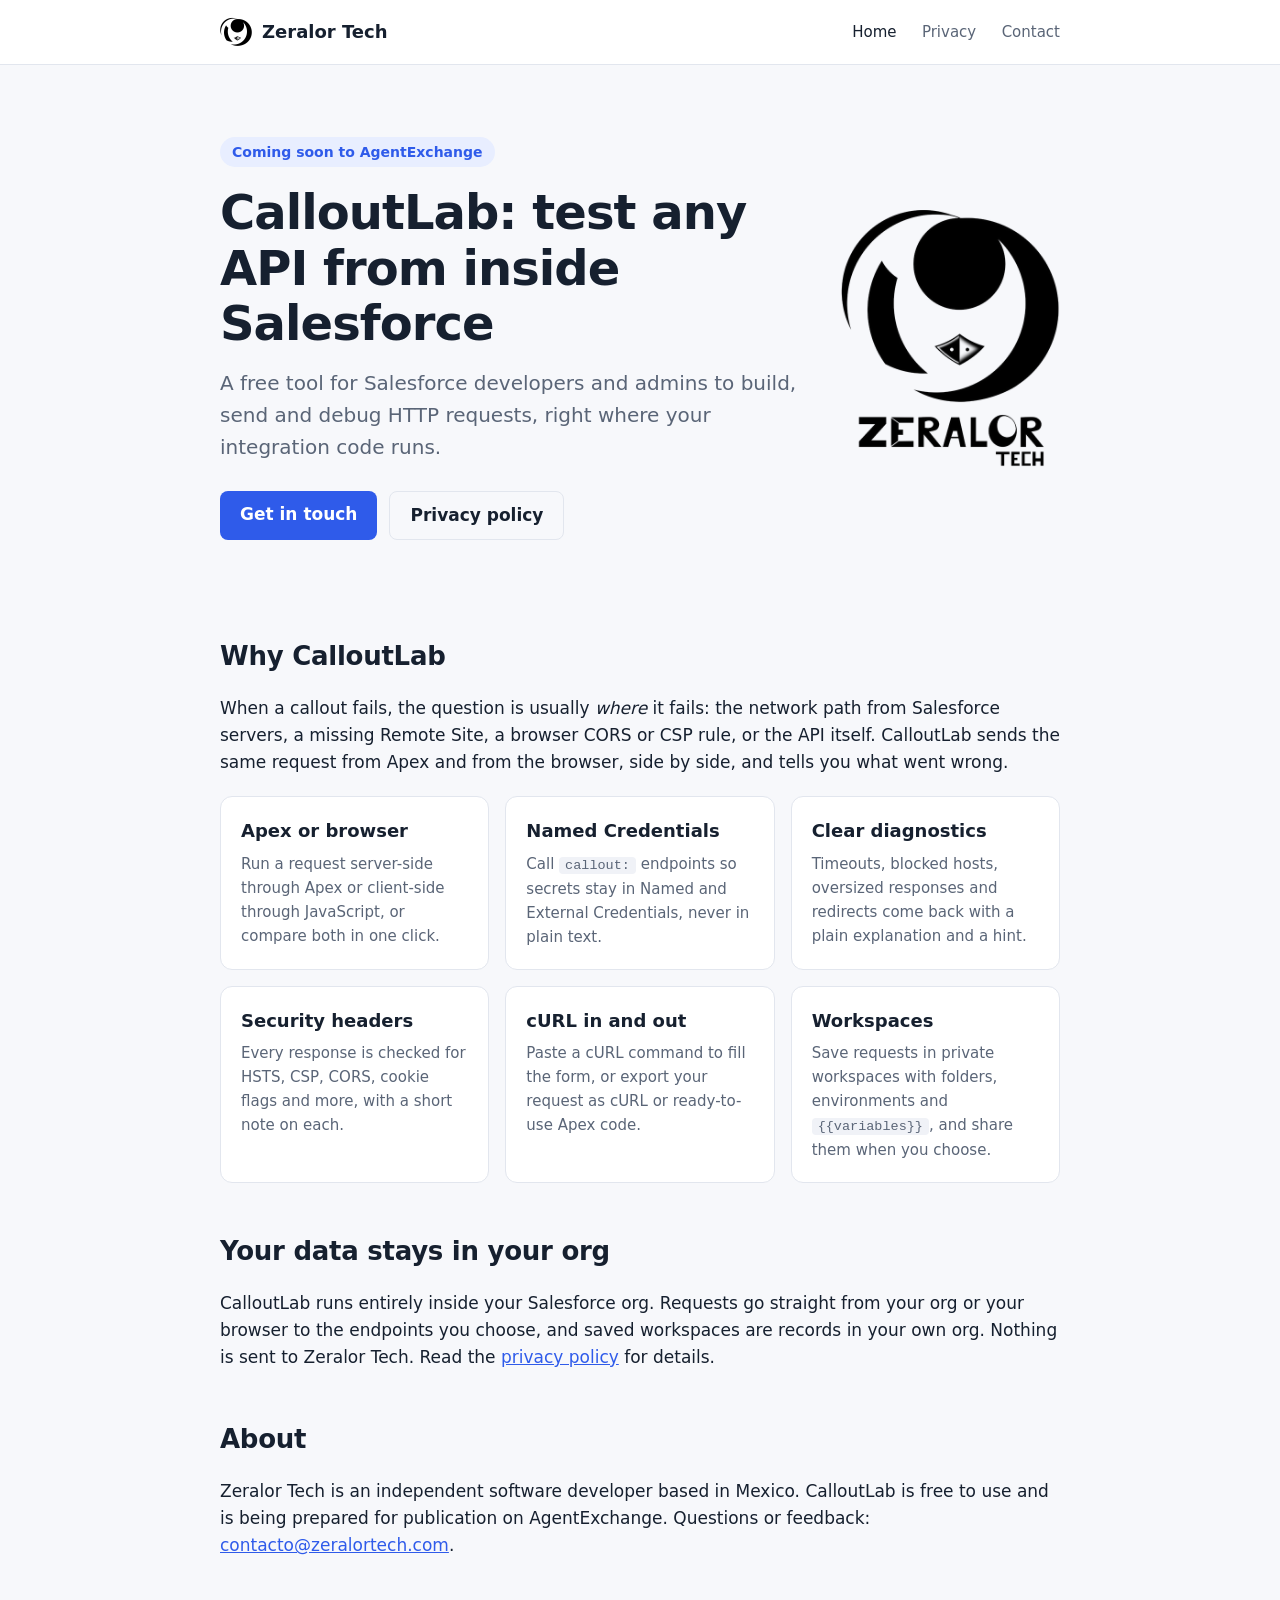
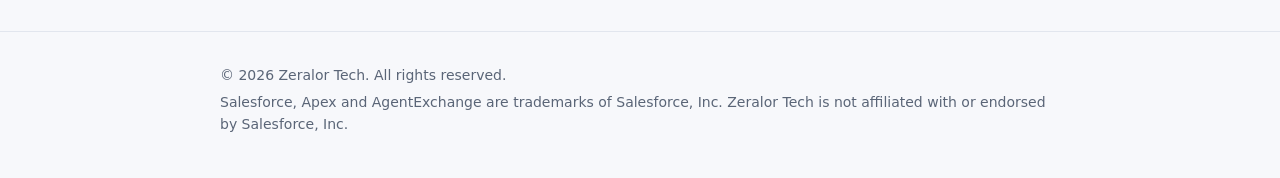
<file: index.html>
<!doctype html>
<html lang="en">
<head>
  <meta charset="utf-8">
  <meta name="viewport" content="width=device-width, initial-scale=1">
  <title>Zeralor Tech | CalloutLab</title>
  <meta name="description" content="Zeralor Tech builds CalloutLab, a free tool to build, send and debug HTTP callouts from inside your Salesforce org.">
  <link rel="icon" href="favicon.png" type="image/png">
  <link rel="apple-touch-icon" href="apple-touch-icon.png">
  <link rel="stylesheet" href="styles.css">
</head>
<body>
  <header class="site">
    <div class="wrap">
      <a class="brand" href="./">
        <img class="logo" src="logo-mark.png" width="32" height="32" alt="">
        Zeralor Tech
      </a>
      <nav>
        <a href="./" aria-current="page">Home</a>
        <a href="privacy.html">Privacy</a>
        <a href="mailto:contacto@zeralortech.com">Contact</a>
      </nav>
    </div>
  </header>

  <main class="wrap">
    <section class="hero">
      <div class="hero-text">
        <span class="eyebrow">Coming soon to AgentExchange</span>
        <h1>CalloutLab: test any API from inside Salesforce</h1>
        <p class="lead">A free tool for Salesforce developers and admins to build, send and debug HTTP requests, right where your integration code runs.</p>
        <div class="cta">
          <a class="button" href="mailto:contacto@zeralortech.com?subject=CalloutLab">Get in touch</a>
          <a class="button secondary" href="privacy.html">Privacy policy</a>
        </div>
      </div>
      <img class="logo hero-logo" src="logo-full.png" width="480" height="562" alt="Zeralor Tech logo">
    </section>

    <section>
      <h2>Why CalloutLab</h2>
      <p>When a callout fails, the question is usually <em>where</em> it fails: the network path from Salesforce servers, a missing Remote Site, a browser CORS or CSP rule, or the API itself. CalloutLab sends the same request from Apex and from the browser, side by side, and tells you what went wrong.</p>
      <div class="grid">
        <div class="card">
          <h3>Apex or browser</h3>
          <p>Run a request server-side through Apex or client-side through JavaScript, or compare both in one click.</p>
        </div>
        <div class="card">
          <h3>Named Credentials</h3>
          <p>Call <code>callout:</code> endpoints so secrets stay in Named and External Credentials, never in plain text.</p>
        </div>
        <div class="card">
          <h3>Clear diagnostics</h3>
          <p>Timeouts, blocked hosts, oversized responses and redirects come back with a plain explanation and a hint.</p>
        </div>
        <div class="card">
          <h3>Security headers</h3>
          <p>Every response is checked for HSTS, CSP, CORS, cookie flags and more, with a short note on each.</p>
        </div>
        <div class="card">
          <h3>cURL in and out</h3>
          <p>Paste a cURL command to fill the form, or export your request as cURL or ready-to-use Apex code.</p>
        </div>
        <div class="card">
          <h3>Workspaces</h3>
          <p>Save requests in private workspaces with folders, environments and <code>{{variables}}</code>, and share them when you choose.</p>
        </div>
      </div>
    </section>

    <section>
      <h2>Your data stays in your org</h2>
      <p>CalloutLab runs entirely inside your Salesforce org. Requests go straight from your org or your browser to the endpoints you choose, and saved workspaces are records in your own org. Nothing is sent to Zeralor Tech. Read the <a href="privacy.html">privacy policy</a> for details.</p>
    </section>

    <section>
      <h2>About</h2>
      <p>Zeralor Tech is an independent software developer based in Mexico. CalloutLab is free to use and is being prepared for publication on AgentExchange. Questions or feedback: <a href="mailto:contacto@zeralortech.com">contacto@zeralortech.com</a>.</p>
    </section>
  </main>

  <footer class="site">
    <div class="wrap">
      <p>&copy; 2026 Zeralor Tech. All rights reserved.</p>
      <p>Salesforce, Apex and AgentExchange are trademarks of Salesforce, Inc. Zeralor Tech is not affiliated with or endorsed by Salesforce, Inc.</p>
    </div>
  </footer>
</body>
</html>
</file>
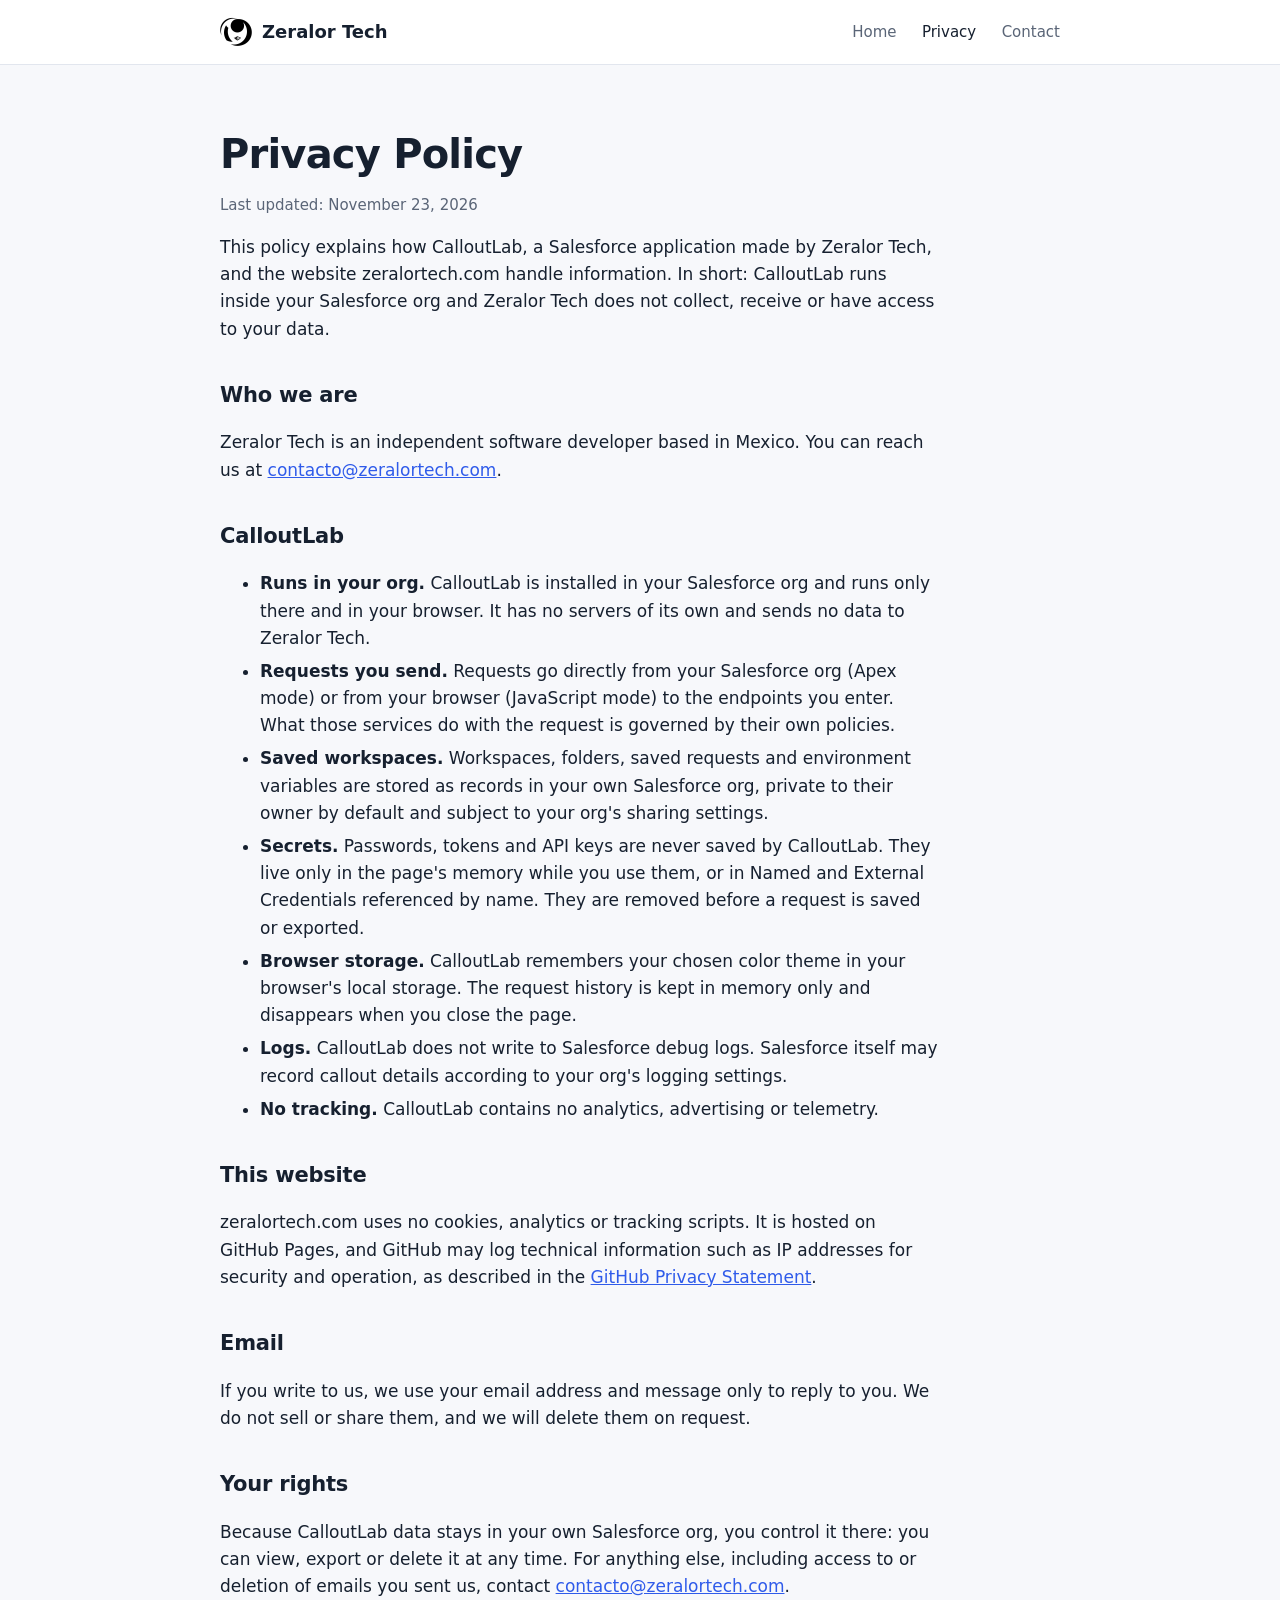
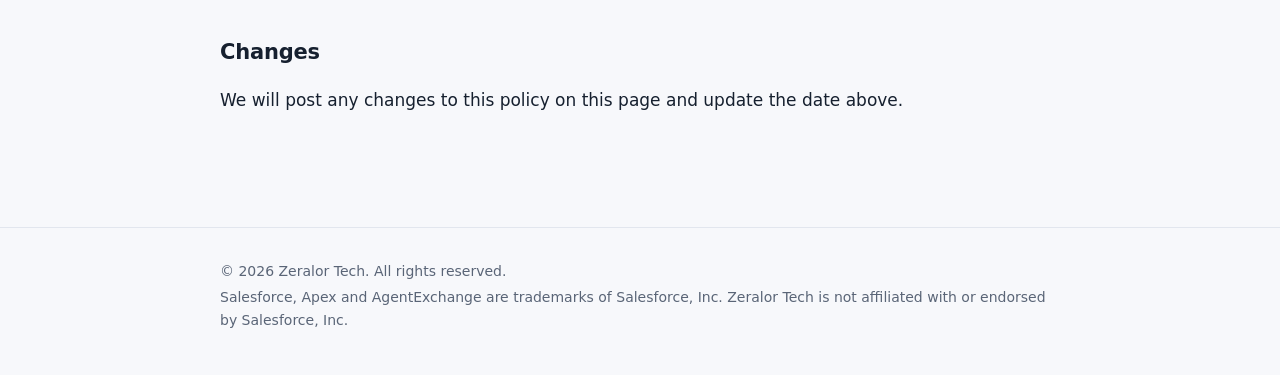
<file: privacy.html>
<!doctype html>
<html lang="en">
<head>
  <meta charset="utf-8">
  <meta name="viewport" content="width=device-width, initial-scale=1">
  <title>Privacy Policy | Zeralor Tech</title>
  <meta name="description" content="How CalloutLab and the zeralortech.com website handle your data.">
  <link rel="icon" href="favicon.png" type="image/png">
  <link rel="apple-touch-icon" href="apple-touch-icon.png">
  <link rel="stylesheet" href="styles.css">
</head>
<body>
  <header class="site">
    <div class="wrap">
      <a class="brand" href="./">
        <img class="logo" src="logo-mark.png" width="32" height="32" alt="">
        Zeralor Tech
      </a>
      <nav>
        <a href="./">Home</a>
        <a href="privacy.html" aria-current="page">Privacy</a>
        <a href="mailto:contacto@zeralortech.com">Contact</a>
      </nav>
    </div>
  </header>

  <main class="wrap">
    <article class="prose">
      <h1>Privacy Policy</h1>
      <p class="updated">Last updated: November 23, 2026</p>

      <p>This policy explains how CalloutLab, a Salesforce application made by Zeralor Tech, and the website zeralortech.com handle information. In short: CalloutLab runs inside your Salesforce org and Zeralor Tech does not collect, receive or have access to your data.</p>

      <h2>Who we are</h2>
      <p>Zeralor Tech is an independent software developer based in Mexico. You can reach us at <a href="mailto:contacto@zeralortech.com">contacto@zeralortech.com</a>.</p>

      <h2>CalloutLab</h2>
      <ul>
        <li><strong>Runs in your org.</strong> CalloutLab is installed in your Salesforce org and runs only there and in your browser. It has no servers of its own and sends no data to Zeralor Tech.</li>
        <li><strong>Requests you send.</strong> Requests go directly from your Salesforce org (Apex mode) or from your browser (JavaScript mode) to the endpoints you enter. What those services do with the request is governed by their own policies.</li>
        <li><strong>Saved workspaces.</strong> Workspaces, folders, saved requests and environment variables are stored as records in your own Salesforce org, private to their owner by default and subject to your org's sharing settings.</li>
        <li><strong>Secrets.</strong> Passwords, tokens and API keys are never saved by CalloutLab. They live only in the page's memory while you use them, or in Named and External Credentials referenced by name. They are removed before a request is saved or exported.</li>
        <li><strong>Browser storage.</strong> CalloutLab remembers your chosen color theme in your browser's local storage. The request history is kept in memory only and disappears when you close the page.</li>
        <li><strong>Logs.</strong> CalloutLab does not write to Salesforce debug logs. Salesforce itself may record callout details according to your org's logging settings.</li>
        <li><strong>No tracking.</strong> CalloutLab contains no analytics, advertising or telemetry.</li>
      </ul>

      <h2>This website</h2>
      <p>zeralortech.com uses no cookies, analytics or tracking scripts. It is hosted on GitHub Pages, and GitHub may log technical information such as IP addresses for security and operation, as described in the <a href="https://docs.github.com/en/site-policy/privacy-policies/github-general-privacy-statement">GitHub Privacy Statement</a>.</p>

      <h2>Email</h2>
      <p>If you write to us, we use your email address and message only to reply to you. We do not sell or share them, and we will delete them on request.</p>

      <h2>Your rights</h2>
      <p>Because CalloutLab data stays in your own Salesforce org, you control it there: you can view, export or delete it at any time. For anything else, including access to or deletion of emails you sent us, contact <a href="mailto:contacto@zeralortech.com">contacto@zeralortech.com</a>.</p>

      <h2>Changes</h2>
      <p>We will post any changes to this policy on this page and update the date above.</p>
    </article>
  </main>

  <footer class="site">
    <div class="wrap">
      <p>&copy; 2026 Zeralor Tech. All rights reserved.</p>
      <p>Salesforce, Apex and AgentExchange are trademarks of Salesforce, Inc. Zeralor Tech is not affiliated with or endorsed by Salesforce, Inc.</p>
    </div>
  </footer>
</body>
</html>
</file>
<file: styles.css>
:root {
  --bg: #f7f8fb;
  --surface: #ffffff;
  --text: #16202f;
  --muted: #5a6577;
  --border: #e2e6ee;
  --accent: #2f5bea;
  --accent-soft: #e8eeff;
  --code-bg: #f0f2f7;
}

@media (prefers-color-scheme: dark) {
  :root {
    --bg: #0f141c;
    --surface: #161d28;
    --text: #e8ecf3;
    --muted: #9aa5b8;
    --border: #263042;
    --accent: #7c9bff;
    --accent-soft: #1d2a4a;
    --code-bg: #1c2433;
  }
}

* { box-sizing: border-box; }

html { -webkit-text-size-adjust: 100%; }

body {
  margin: 0;
  background: var(--bg);
  color: var(--text);
  font-family: system-ui, -apple-system, "Segoe UI", Roboto, Ubuntu, "Helvetica Neue", Arial, sans-serif;
  font-size: 17px;
  line-height: 1.6;
}

a { color: var(--accent); }

.wrap {
  max-width: 880px;
  margin: 0 auto;
  padding: 0 20px;
}

header.site {
  border-bottom: 1px solid var(--border);
  background: var(--surface);
}

header.site .wrap {
  display: flex;
  align-items: center;
  justify-content: space-between;
  gap: 16px;
  min-height: 64px;
}

.brand {
  display: flex;
  align-items: center;
  gap: 10px;
  font-weight: 700;
  font-size: 18px;
  color: var(--text);
  text-decoration: none;
  white-space: nowrap;
}

nav { white-space: nowrap; }

.brand svg { flex: none; }

nav a {
  color: var(--muted);
  text-decoration: none;
  margin-left: 20px;
  font-size: 15px;
}

nav a:hover, nav a[aria-current="page"] { color: var(--text); }

.hero {
  display: flex;
  align-items: center;
  gap: 40px;
  padding: 72px 0 48px;
}

.hero-text { flex: 1; min-width: 0; }

.hero-logo {
  flex: none;
  width: 220px;
  height: auto;
}

/* The logo is black ink on a transparent background; flip it to white on dark backgrounds. */
@media (prefers-color-scheme: dark) {
  .logo { filter: invert(1); }
}

.eyebrow {
  display: inline-block;
  padding: 4px 12px;
  border-radius: 999px;
  background: var(--accent-soft);
  color: var(--accent);
  font-size: 14px;
  font-weight: 600;
}

h1 {
  font-size: clamp(32px, 6vw, 48px);
  line-height: 1.15;
  margin: 18px 0 16px;
  letter-spacing: -0.02em;
}

h2 {
  font-size: 26px;
  margin: 48px 0 12px;
  letter-spacing: -0.01em;
}

h3 { font-size: 18px; margin: 0 0 6px; }

.lead {
  font-size: 20px;
  color: var(--muted);
  max-width: 640px;
  margin: 0;
}

.cta {
  display: flex;
  flex-wrap: wrap;
  gap: 12px;
  margin-top: 28px;
}

.button {
  display: inline-block;
  padding: 10px 20px;
  border-radius: 8px;
  background: var(--accent);
  color: #fff;
  text-decoration: none;
  font-weight: 600;
}

.button.secondary {
  background: transparent;
  color: var(--text);
  border: 1px solid var(--border);
}

.grid {
  display: grid;
  grid-template-columns: repeat(auto-fit, minmax(240px, 1fr));
  gap: 16px;
  margin-top: 20px;
}

.card {
  background: var(--surface);
  border: 1px solid var(--border);
  border-radius: 12px;
  padding: 20px;
}

.card p { margin: 0; color: var(--muted); font-size: 15px; }

.prose { padding: 48px 0 24px; max-width: 720px; }

.prose h1 { font-size: clamp(30px, 5vw, 40px); }

.prose h2 { font-size: 21px; margin-top: 36px; }

.prose li { margin-bottom: 6px; }

.updated { color: var(--muted); font-size: 15px; }

code {
  background: var(--code-bg);
  padding: 1px 6px;
  border-radius: 4px;
  font-size: 0.9em;
}

footer.site {
  margin-top: 72px;
  border-top: 1px solid var(--border);
  padding: 28px 0 40px;
  color: var(--muted);
  font-size: 14px;
}

footer.site p { margin: 4px 0; }

@media (max-width: 720px) {
  .hero { flex-direction: column-reverse; align-items: flex-start; gap: 24px; }
  .hero-logo { width: 140px; }
}

@media (max-width: 520px) {
  .brand { font-size: 16px; }
  nav a { margin-left: 12px; font-size: 14px; }
  .hero { padding-top: 40px; }
}
</file>
